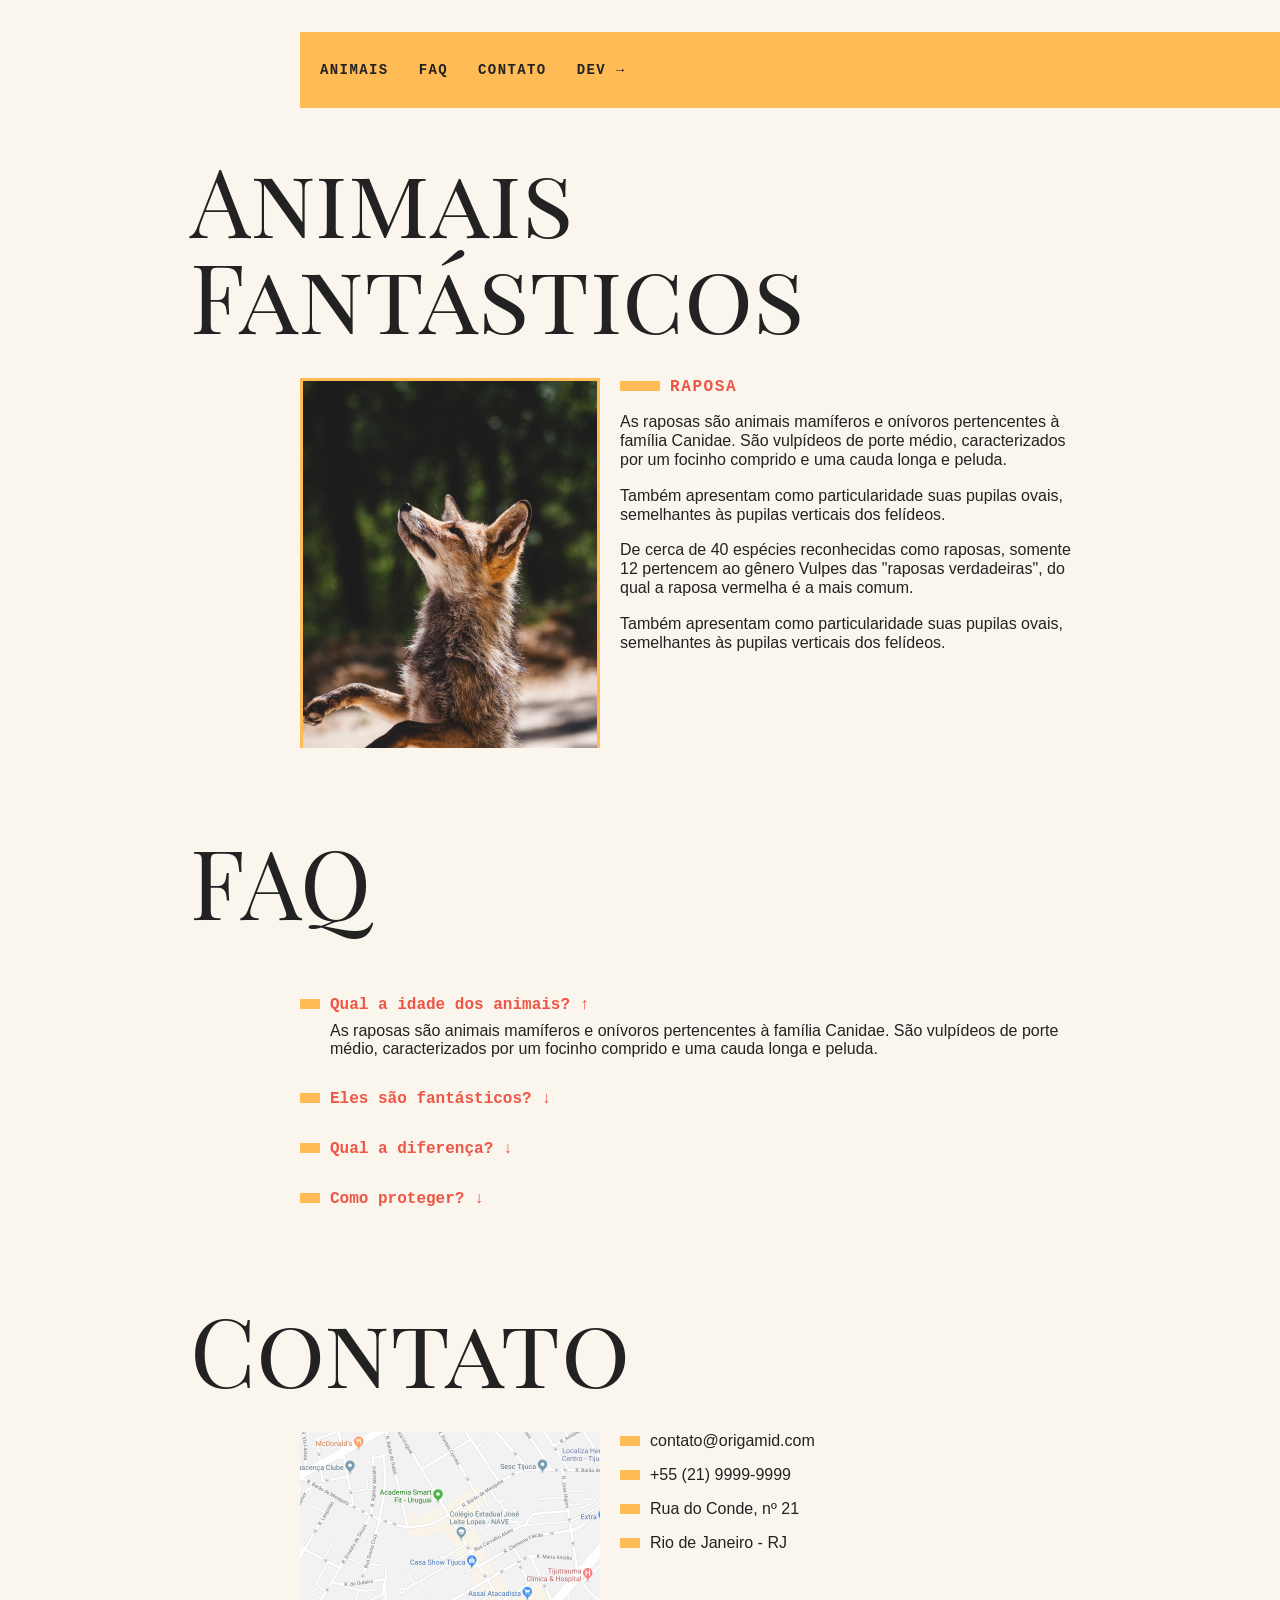
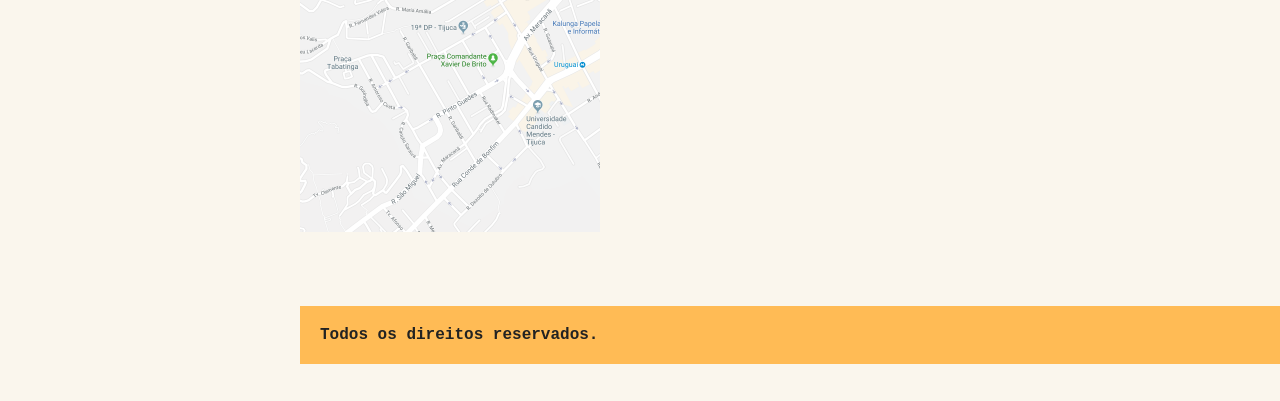
<file: accordion-list copy/index.html>
<!DOCTYPE html>
<html>
<head>
  <meta charset="utf-8" />
  <meta http-equiv="X-UA-Compatible" content="IE=edge">
  <title>Animais Fantásticos</title>
  <meta name="viewport" content="width=device-width, initial-scale=1">
  <link href="https://fonts.googleapis.com/css?family=Playfair+Display+SC" rel="stylesheet">
  <link rel="stylesheet" type="text/css" href="css/style.css" />
</head>
<body>
  <nav class="menu">
    <ul>
      <li><a href="#animais">Animais</a></li>
      <li><a href="#faq">Faq</a></li>
      <li><a href="#contato">Contato</a></li>
      <li><a href="https://www.origamid.com/">Dev →</a></li>
    </ul>
  </nav>
  <section class="grid-section animais" id="animais">
    <h1 class="titulo">Animais Fantásticos</h1>
    <ul class="animais-lista js-tabmenu">
      <li>
        <img src="img/imagem1.jpg">
      </li>
      <li>
        <img src="img/imagem2.jpg">
      </li>
      <li>
        <img src="img/imagem3.jpg">
      </li>
      <li>
        <img src="img/imagem4.jpg">
      </li>
      <li>
        <img src="img/imagem5.jpg">
      </li>
      <li>
        <img src="img/imagem6.jpg">
      </li>
    </ul>
    <div class="animais-descricao js-tabcontent">
      <section>
        <h2>Raposa</h2>
        <p>As raposas são animais mamíferos e onívoros pertencentes à família Canidae. São vulpídeos de porte médio, caracterizados
          por um focinho comprido e uma cauda longa e peluda.</p>
        <p>Também apresentam como particularidade suas pupilas ovais, semelhantes às pupilas verticais dos felídeos.</p>
        <p>De cerca de 40 espécies reconhecidas como raposas, somente 12 pertencem ao gênero Vulpes das "raposas verdadeiras", do
          qual a raposa vermelha é a mais comum.</p>
        <p>Também apresentam como particularidade suas pupilas ovais, semelhantes às pupilas verticais dos felídeos.</p>
      </section>
      
      <section>
        <h2>Esquilo</h2>
        <p>As raposas são animais mamíferos e onívoros pertencentes à família Canidae. São vulpídeos de porte médio, caracterizados
          por um focinho comprido e uma cauda longa e peluda.</p>
        <p>Também apresentam como particularidade suas pupilas ovais, semelhantes às pupilas verticais dos felídeos.</p>
        <p>De cerca de 40 espécies reconhecidas como raposas, somente 12 pertencem ao gênero Vulpes das "raposas verdadeiras", do
          qual a raposa vermelha é a mais comum.</p>
        <p>Também apresentam como particularidade suas pupilas ovais, semelhantes às pupilas verticais dos felídeos.</p>
      </section>
      <section>
        <h2>Urso</h2>
        <p>As raposas são animais mamíferos e onívoros pertencentes à família Canidae. São vulpídeos de porte médio, caracterizados
          por um focinho comprido e uma cauda longa e peluda.</p>
        <p>Também apresentam como particularidade suas pupilas ovais, semelhantes às pupilas verticais dos felídeos.</p>
        <p>De cerca de 40 espécies reconhecidas como raposas, somente 12 pertencem ao gênero Vulpes das "raposas verdadeiras", do
          qual a raposa vermelha é a mais comum.</p>
        <p>Também apresentam como particularidade suas pupilas ovais, semelhantes às pupilas verticais dos felídeos.</p>
      </section>
      <section>
        <h2>Lobo</h2>
        <p>As raposas são animais mamíferos e onívoros pertencentes à família Canidae. São vulpídeos de porte médio, caracterizados
          por um focinho comprido e uma cauda longa e peluda.</p>
        <p>Também apresentam como particularidade suas pupilas ovais, semelhantes às pupilas verticais dos felídeos.</p>
        <p>De cerca de 40 espécies reconhecidas como raposas, somente 12 pertencem ao gênero Vulpes das "raposas verdadeiras", do
          qual a raposa vermelha é a mais comum.</p>
        <p>Também apresentam como particularidade suas pupilas ovais, semelhantes às pupilas verticais dos felídeos.</p>
      </section>
      <section>
        <h2>Macaco</h2>
        <p>As raposas são animais mamíferos e onívoros pertencentes à família Canidae. São vulpídeos de porte médio, caracterizados
          por um focinho comprido e uma cauda longa e peluda.</p>
        <p>Também apresentam como particularidade suas pupilas ovais, semelhantes às pupilas verticais dos felídeos.</p>
        <p>De cerca de 40 espécies reconhecidas como raposas, somente 12 pertencem ao gênero Vulpes das "raposas verdadeiras", do
          qual a raposa vermelha é a mais comum.</p>
        <p>Também apresentam como particularidade suas pupilas ovais, semelhantes às pupilas verticais dos felídeos.</p>
      </section>
      <section>
        <h2>Leão</h2>
        <p>As raposas são animais mamíferos e onívoros pertencentes à família Canidae. São vulpídeos de porte médio, caracterizados
          por um focinho comprido e uma cauda longa e peluda.</p>
        <p>Também apresentam como particularidade suas pupilas ovais, semelhantes às pupilas verticais dos felídeos.</p>
        <p>De cerca de 40 espécies reconhecidas como raposas, somente 12 pertencem ao gênero Vulpes das "raposas verdadeiras", do
          qual a raposa vermelha é a mais comum.</p>
        <p>Também apresentam como particularidade suas pupilas ovais, semelhantes às pupilas verticais dos felídeos.</p>
      </section>
    </div>
  </section>

  <section class="grid-section faq" id="faq">
    <h1 class="titulo">FAQ</h1>
    <dl class="faq-lista js-faqmenu">
      <dt>Qual a idade dos animais?</dt>
      <dd>As raposas são animais mamíferos e onívoros pertencentes à família Canidae. São vulpídeos de porte médio, caracterizados por um focinho comprido e uma cauda longa e peluda.</dd>
      <dt>Eles são fantásticos?</dt>
      <dd>Também apresentam como particularidade suas pupilas ovais, semelhantes às pupilas verticais dos felídeos.</dd>
      <dt>Qual a diferença?</dt>
      <dd>As raposas são animais mamíferos e onívoros pertencentes à família Canidae. São vulpídeos de porte médio, caracterizados por um focinho comprido e uma cauda longa e peluda.</dd>
      <dt>Como proteger?</dt>
      <dd>Também apresentam como particularidade suas pupilas ovais, semelhantes às pupilas verticais dos felídeos.</dd>
    </dl>
  </section>

  <section class="grid-section contato" id="contato">
    <h1 class="titulo">Contato</h1>
    <div class="mapa">
      <img src="img/mapa.png">
    </div>
    <ul class="dados">
      <li>contato@origamid.com</li>
      <li>+55 (21) 9999-9999</li>
      <li>Rua do Conde, nº 21</li>
      <li>Rio de Janeiro - RJ</li>
    </ul>
  </section>

  <footer class="copy">
    <p>Todos os direitos reservados.</p>
  </footer>

  <script src="script.js"></script>  
</body>
</html>
</file>
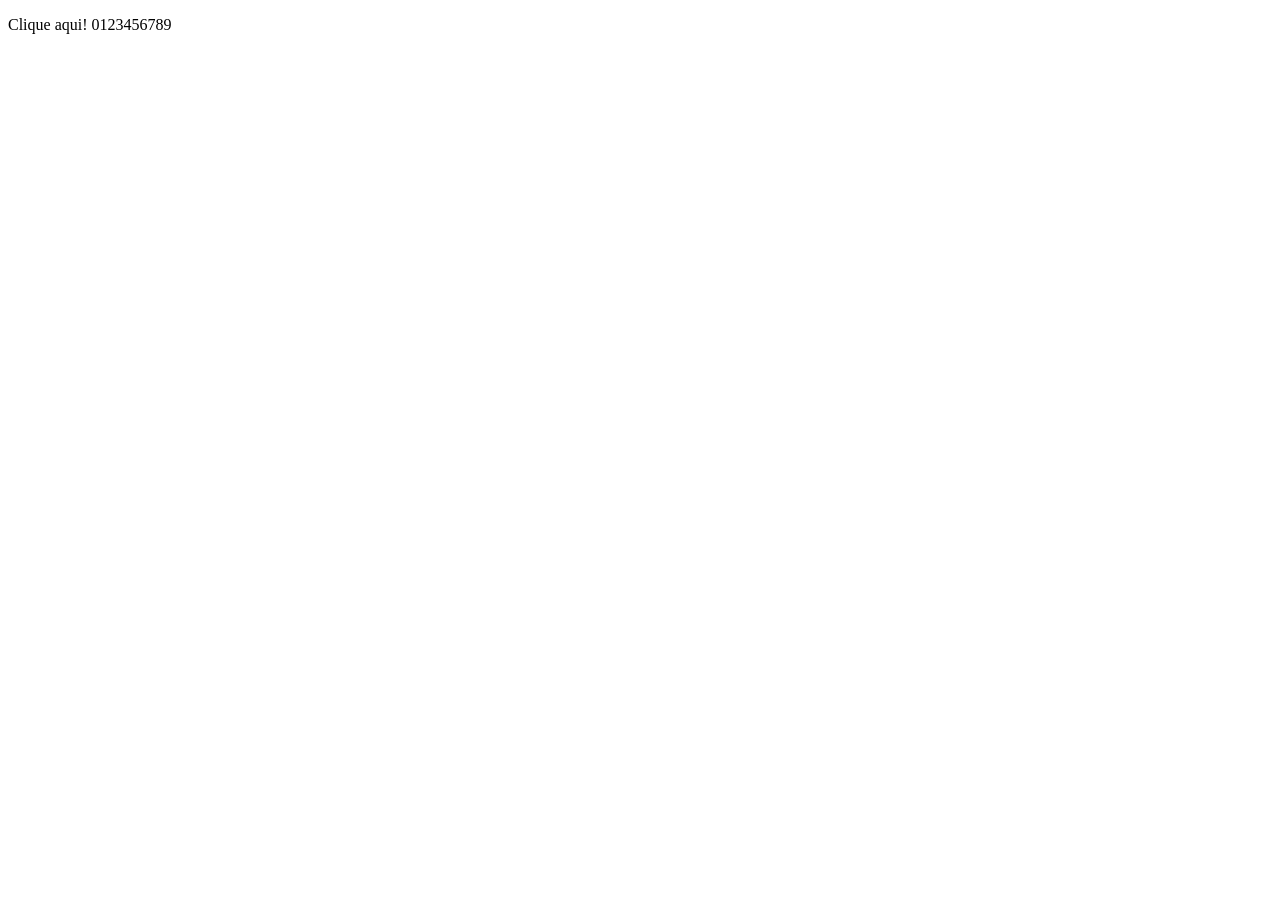
<file: arrays-e-loops/index.html>
<!DOCTYPE html>
<html lang="en">
<head>
    <meta charset="UTF-8">
    <meta name="viewport" content="width=device-width, initial-scale=1.0">
    <title>Arrays</title>
</head>
<body>
    <p class="btn">
        Clique aqui!
    </p>
    <script src="./script.js"></script>
</body>
</html>
</file>
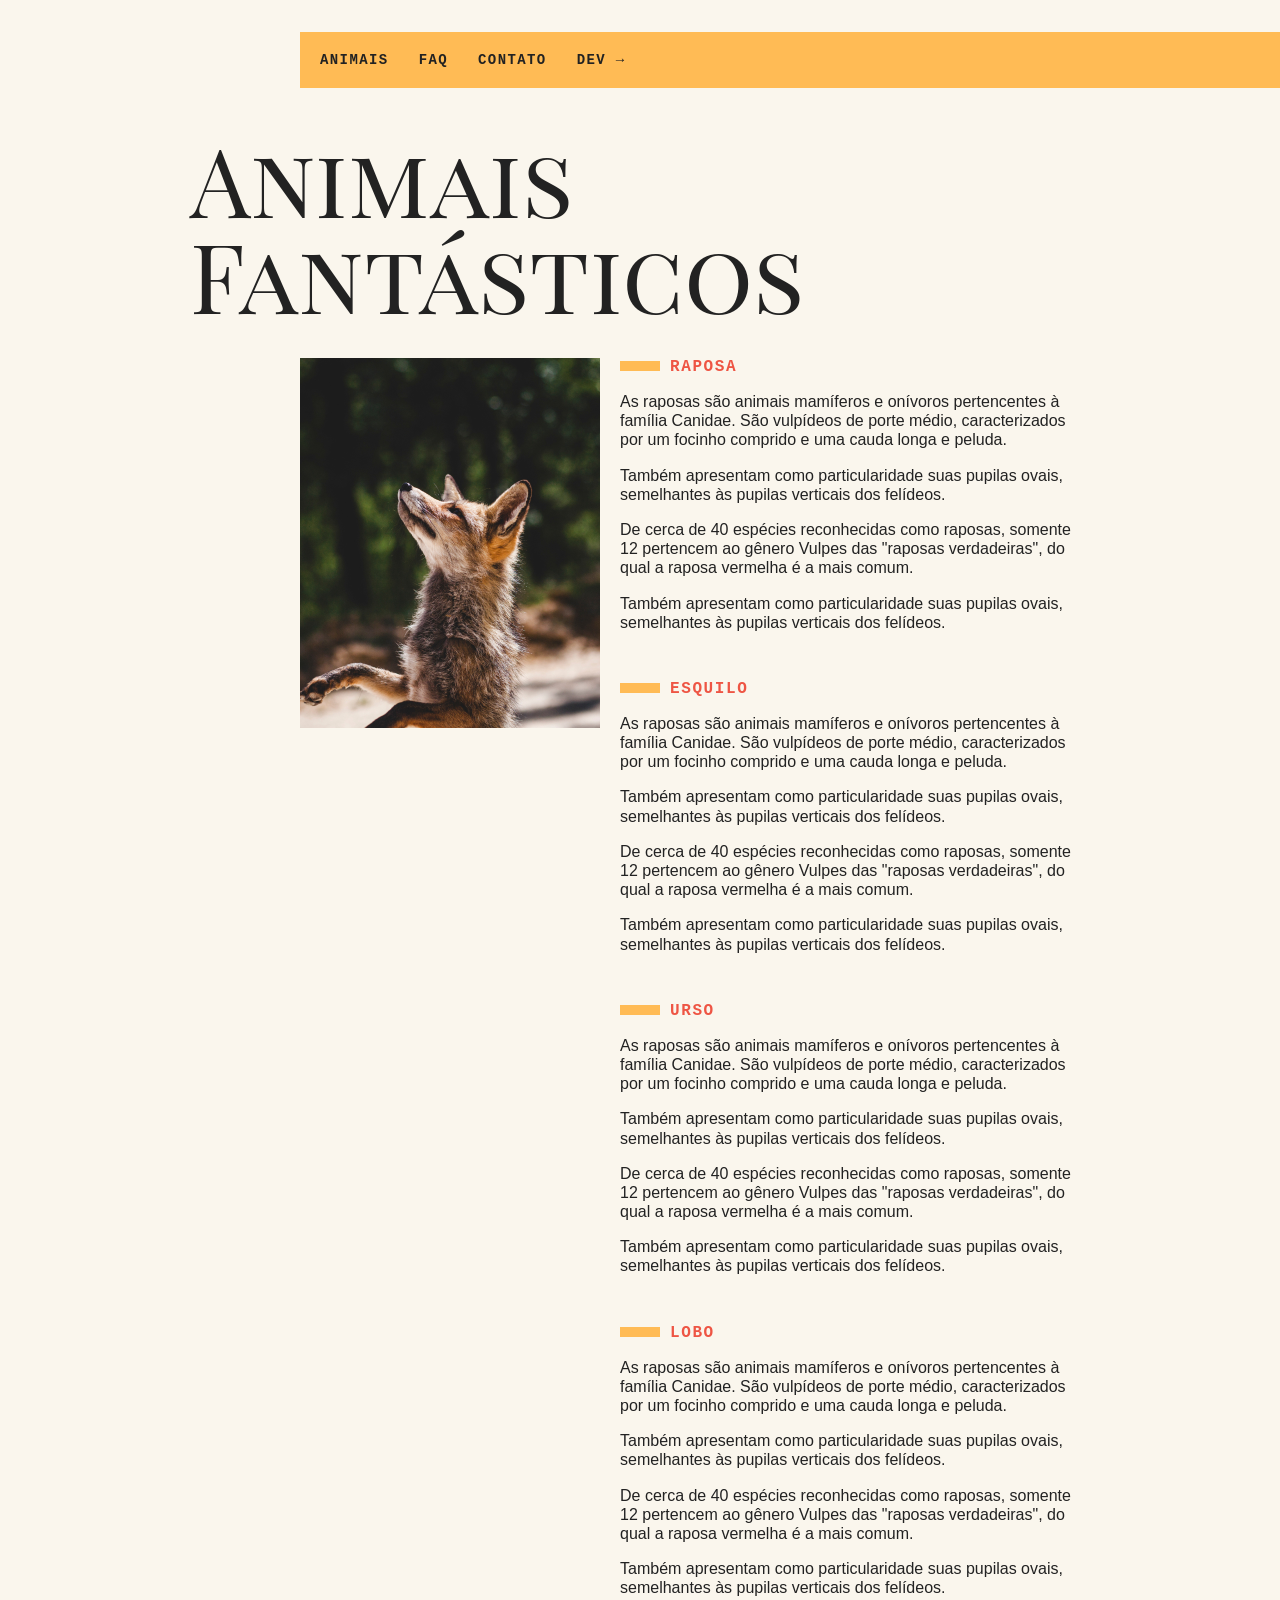
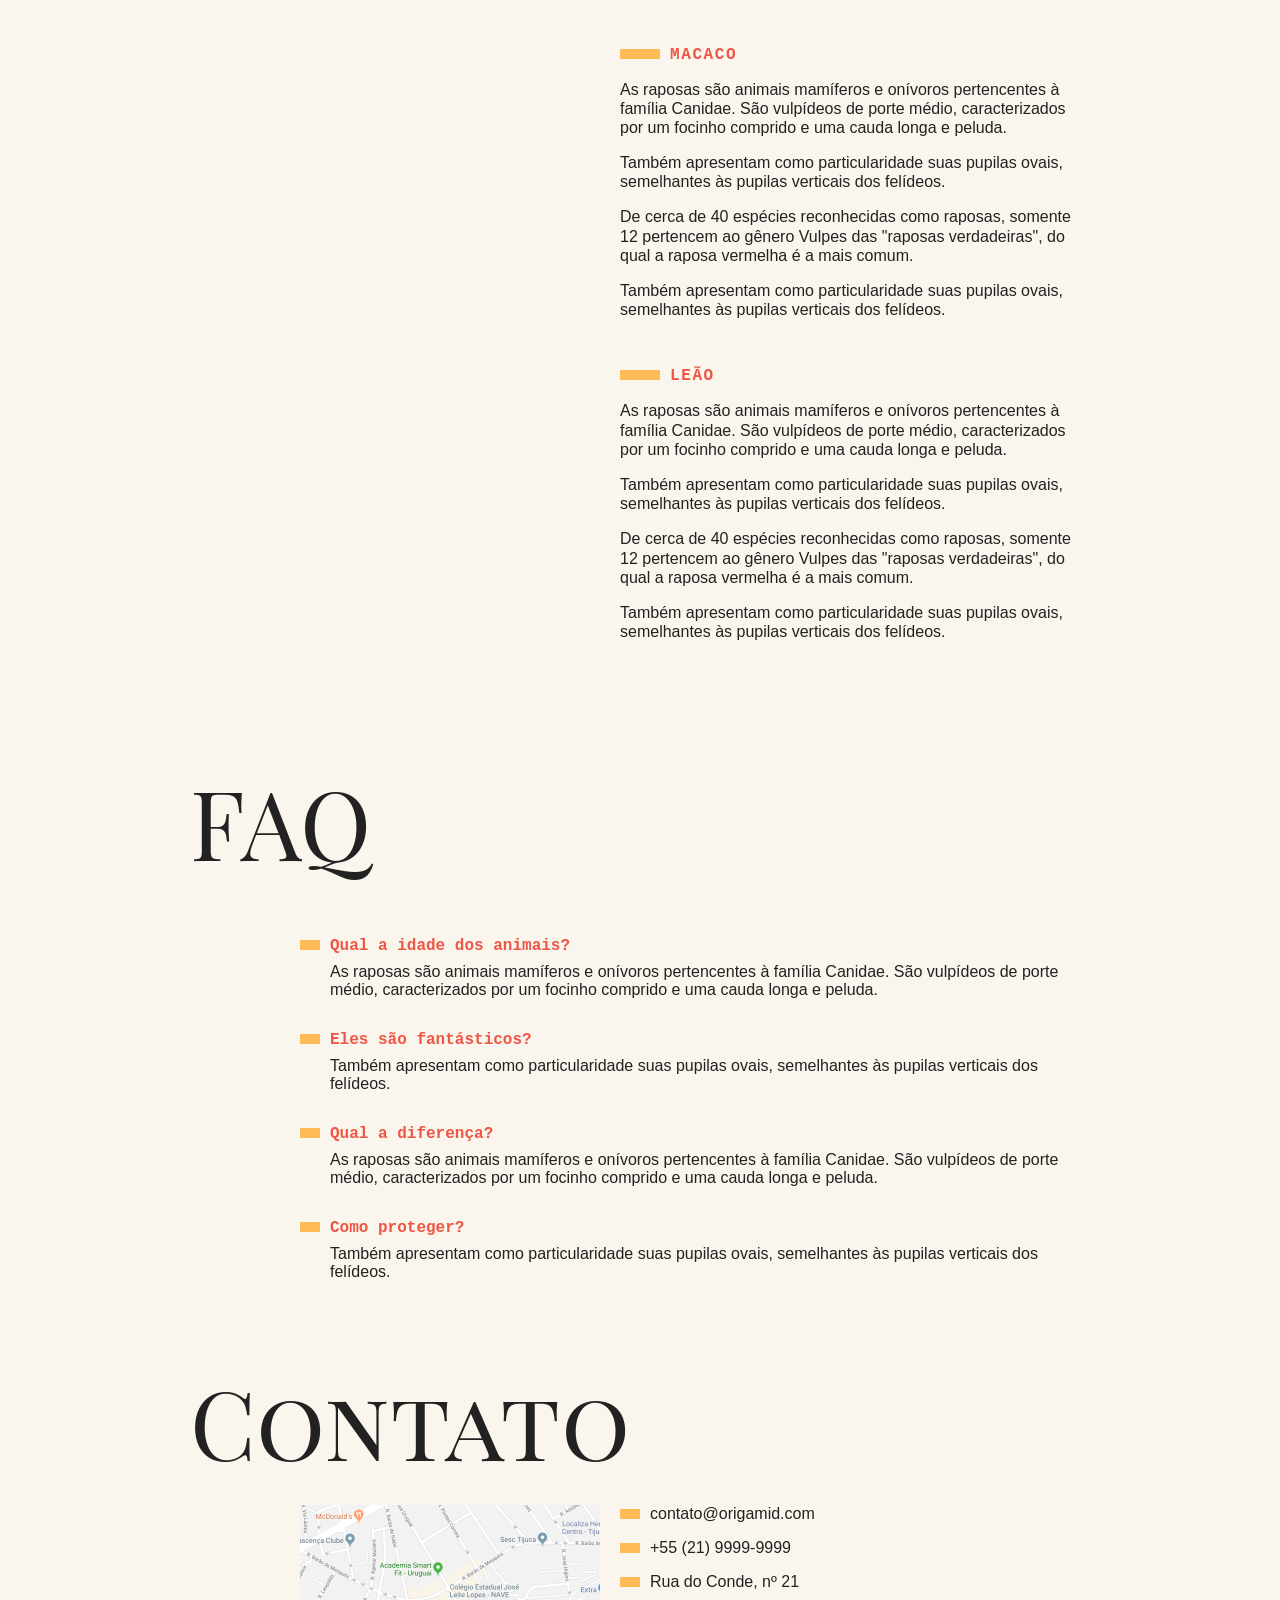
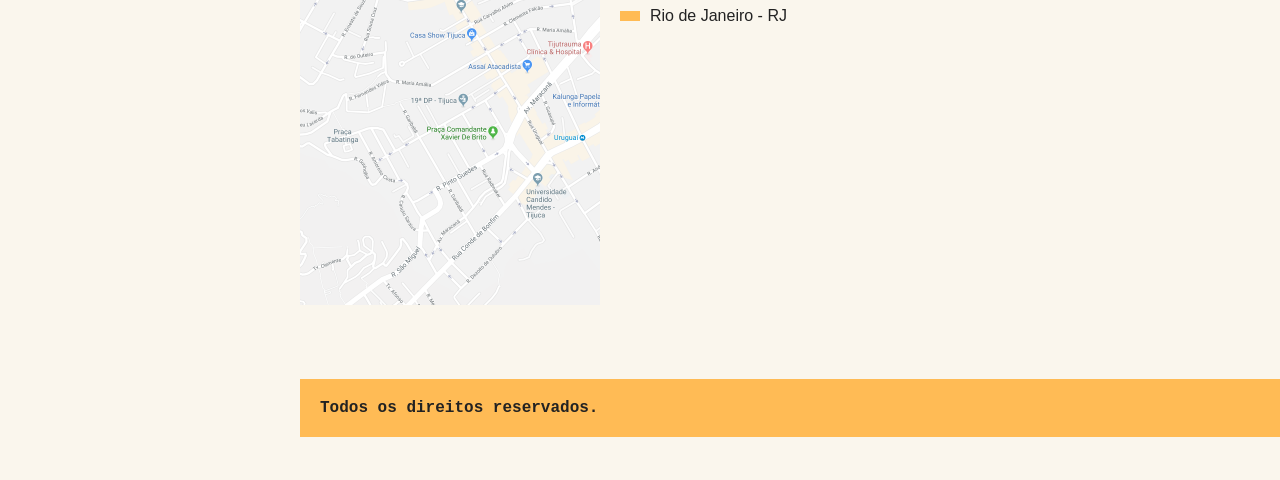
<file: classes-atributos/index.html>
<!DOCTYPE html>
<html>
<head>
  <meta charset="utf-8" />
  <meta http-equiv="X-UA-Compatible" content="IE=edge">
  <title>Animais Fantásticos</title>
  <meta name="viewport" content="width=device-width, initial-scale=1">
  <link href="https://fonts.googleapis.com/css?family=Playfair+Display+SC" rel="stylesheet">
  <link rel="stylesheet" type="text/css" href="css/style.css" />
</head>
<body>
  <nav class="menu">
    <ul>
      <li><a href="#animais">Animais</a></li>
      <li><a href="#faq">Faq</a></li>
      <li><a href="#contato">Contato</a></li>
      <li><a href="https://www.origamid.com/">Dev →</a></li>
    </ul>
  </nav>
  <section class="grid-section animais" id="animais">
    <h1 class="titulo">Animais Fantásticos</h1>
    <ul class="animais-lista">
      <li>
        <img src="img/imagem1.jpg">
      </li>
      <li>
        <img src="img/imagem2.jpg">
      </li>
      <li>
        <img src="img/imagem3.jpg">
      </li>
      <li>
        <img src="img/imagem4.jpg">
      </li>
      <li>
        <img src="img/imagem5.jpg">
      </li>
      <li>
        <img src="img/imagem6.jpg">
      </li>
    </ul>
    <div class="animais-descricao">
      <section>
        <h2>Raposa</h2>
        <p>As raposas são animais mamíferos e onívoros pertencentes à família Canidae. São vulpídeos de porte médio, caracterizados
          por um focinho comprido e uma cauda longa e peluda.</p>
        <p>Também apresentam como particularidade suas pupilas ovais, semelhantes às pupilas verticais dos felídeos.</p>
        <p>De cerca de 40 espécies reconhecidas como raposas, somente 12 pertencem ao gênero Vulpes das "raposas verdadeiras", do
          qual a raposa vermelha é a mais comum.</p>
        <p>Também apresentam como particularidade suas pupilas ovais, semelhantes às pupilas verticais dos felídeos.</p>
      </section>
      
      <section>
        <h2>Esquilo</h2>
        <p>As raposas são animais mamíferos e onívoros pertencentes à família Canidae. São vulpídeos de porte médio, caracterizados
          por um focinho comprido e uma cauda longa e peluda.</p>
        <p>Também apresentam como particularidade suas pupilas ovais, semelhantes às pupilas verticais dos felídeos.</p>
        <p>De cerca de 40 espécies reconhecidas como raposas, somente 12 pertencem ao gênero Vulpes das "raposas verdadeiras", do
          qual a raposa vermelha é a mais comum.</p>
        <p>Também apresentam como particularidade suas pupilas ovais, semelhantes às pupilas verticais dos felídeos.</p>
      </section>
      <section>
        <h2>Urso</h2>
        <p>As raposas são animais mamíferos e onívoros pertencentes à família Canidae. São vulpídeos de porte médio, caracterizados
          por um focinho comprido e uma cauda longa e peluda.</p>
        <p>Também apresentam como particularidade suas pupilas ovais, semelhantes às pupilas verticais dos felídeos.</p>
        <p>De cerca de 40 espécies reconhecidas como raposas, somente 12 pertencem ao gênero Vulpes das "raposas verdadeiras", do
          qual a raposa vermelha é a mais comum.</p>
        <p>Também apresentam como particularidade suas pupilas ovais, semelhantes às pupilas verticais dos felídeos.</p>
      </section>
      <section>
        <h2>Lobo</h2>
        <p>As raposas são animais mamíferos e onívoros pertencentes à família Canidae. São vulpídeos de porte médio, caracterizados
          por um focinho comprido e uma cauda longa e peluda.</p>
        <p>Também apresentam como particularidade suas pupilas ovais, semelhantes às pupilas verticais dos felídeos.</p>
        <p>De cerca de 40 espécies reconhecidas como raposas, somente 12 pertencem ao gênero Vulpes das "raposas verdadeiras", do
          qual a raposa vermelha é a mais comum.</p>
        <p>Também apresentam como particularidade suas pupilas ovais, semelhantes às pupilas verticais dos felídeos.</p>
      </section>
      <section>
        <h2>Macaco</h2>
        <p>As raposas são animais mamíferos e onívoros pertencentes à família Canidae. São vulpídeos de porte médio, caracterizados
          por um focinho comprido e uma cauda longa e peluda.</p>
        <p>Também apresentam como particularidade suas pupilas ovais, semelhantes às pupilas verticais dos felídeos.</p>
        <p>De cerca de 40 espécies reconhecidas como raposas, somente 12 pertencem ao gênero Vulpes das "raposas verdadeiras", do
          qual a raposa vermelha é a mais comum.</p>
        <p>Também apresentam como particularidade suas pupilas ovais, semelhantes às pupilas verticais dos felídeos.</p>
      </section>
      <section>
        <h2>Leão</h2>
        <p>As raposas são animais mamíferos e onívoros pertencentes à família Canidae. São vulpídeos de porte médio, caracterizados
          por um focinho comprido e uma cauda longa e peluda.</p>
        <p>Também apresentam como particularidade suas pupilas ovais, semelhantes às pupilas verticais dos felídeos.</p>
        <p>De cerca de 40 espécies reconhecidas como raposas, somente 12 pertencem ao gênero Vulpes das "raposas verdadeiras", do
          qual a raposa vermelha é a mais comum.</p>
        <p>Também apresentam como particularidade suas pupilas ovais, semelhantes às pupilas verticais dos felídeos.</p>
      </section>
    </div>
  </section>

  <section class="grid-section faq" id="faq">
    <h1 class="titulo">FAQ</h1>
    <dl class="faq-lista">
      <dt>Qual a idade dos animais?</dt>
      <dd>As raposas são animais mamíferos e onívoros pertencentes à família Canidae. São vulpídeos de porte médio, caracterizados por um focinho comprido e uma cauda longa e peluda.</dd>
      <dt>Eles são fantásticos?</dt>
      <dd>Também apresentam como particularidade suas pupilas ovais, semelhantes às pupilas verticais dos felídeos.</dd>
      <dt>Qual a diferença?</dt>
      <dd>As raposas são animais mamíferos e onívoros pertencentes à família Canidae. São vulpídeos de porte médio, caracterizados por um focinho comprido e uma cauda longa e peluda.</dd>
      <dt>Como proteger?</dt>
      <dd>Também apresentam como particularidade suas pupilas ovais, semelhantes às pupilas verticais dos felídeos.</dd>
    </dl>
  </section>

  <section class="grid-section contato" id="contato">
    <h1 class="titulo">Contato</h1>
    <div class="mapa">
      <img src="img/mapa.png">
    </div>
    <ul class="dados">
      <li>contato@origamid.com</li>
      <li>+55 (21) 9999-9999</li>
      <li>Rua do Conde, nº 21</li>
      <li>Rio de Janeiro - RJ</li>
    </ul>
  </section>

  <footer class="copy">
    <p>Todos os direitos reservados.</p>
  </footer>

  <script src="script.js"></script>  
</body>
</html>
</file>
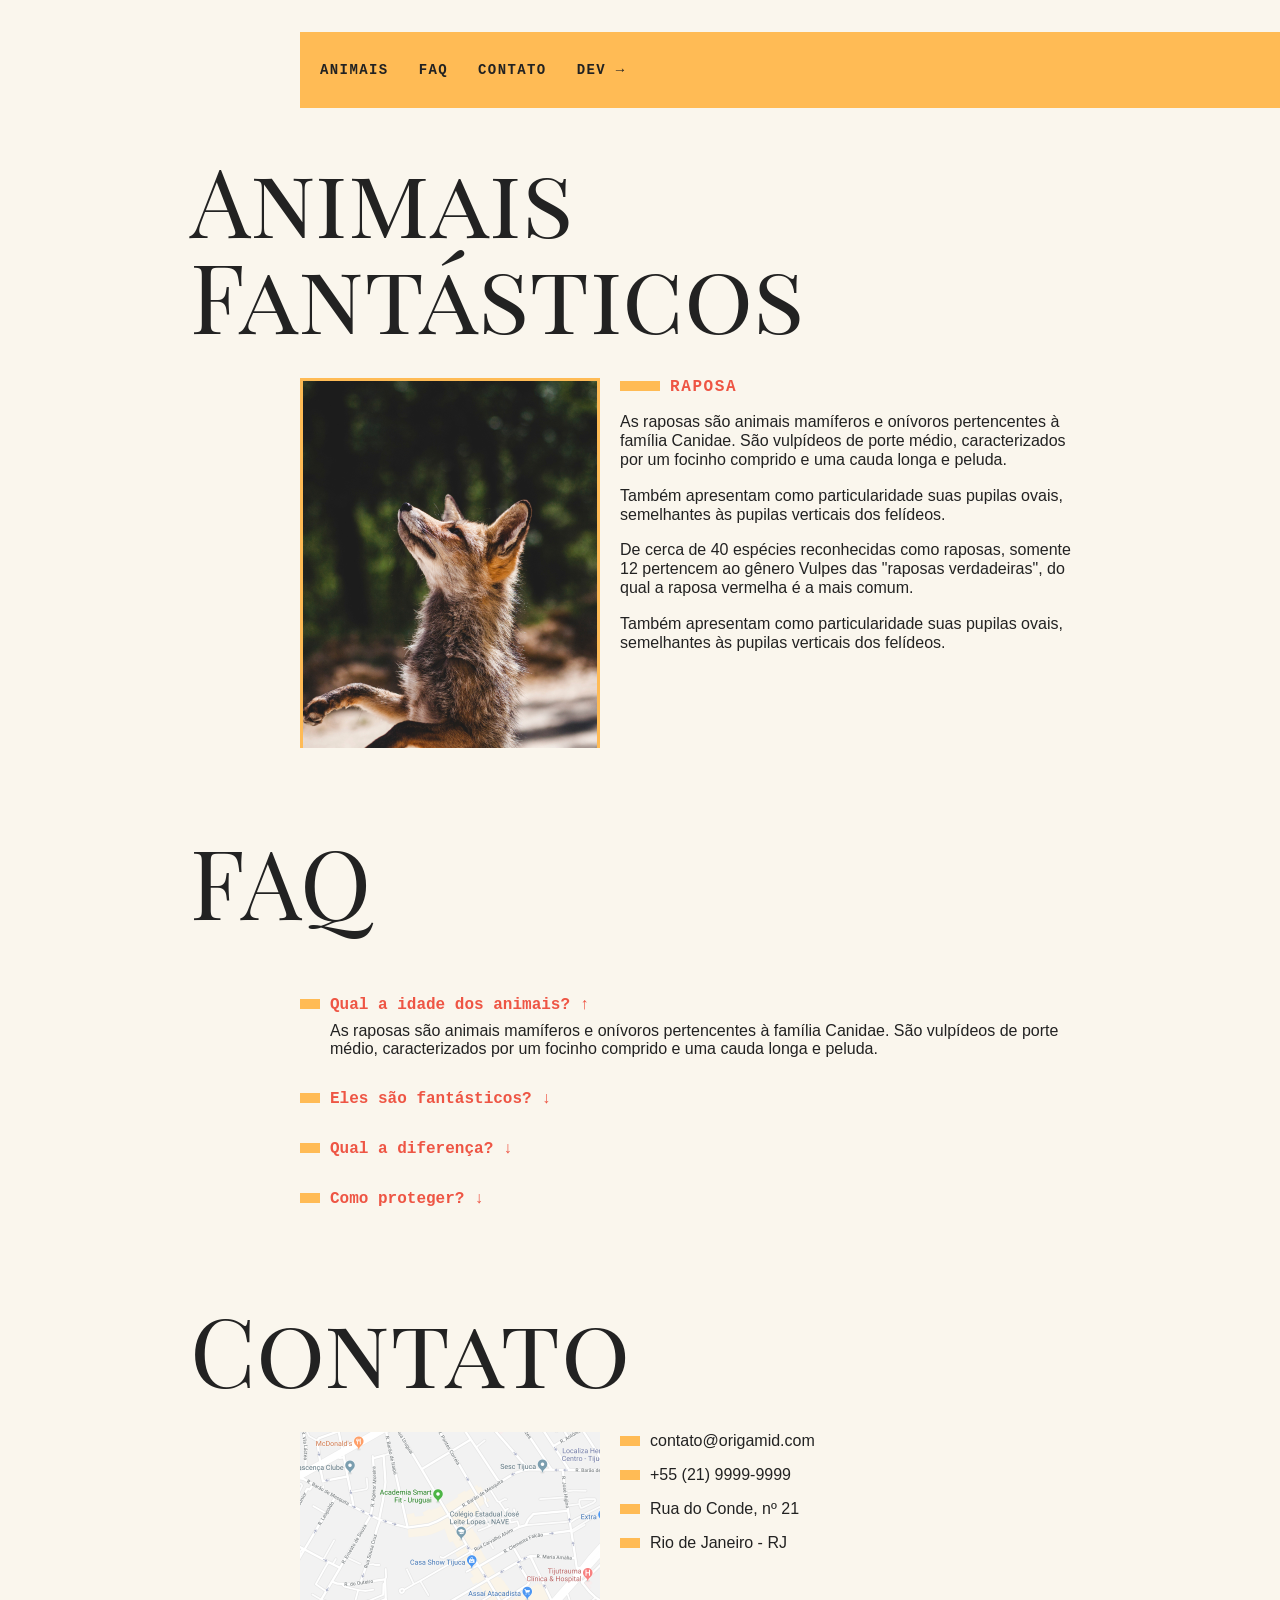
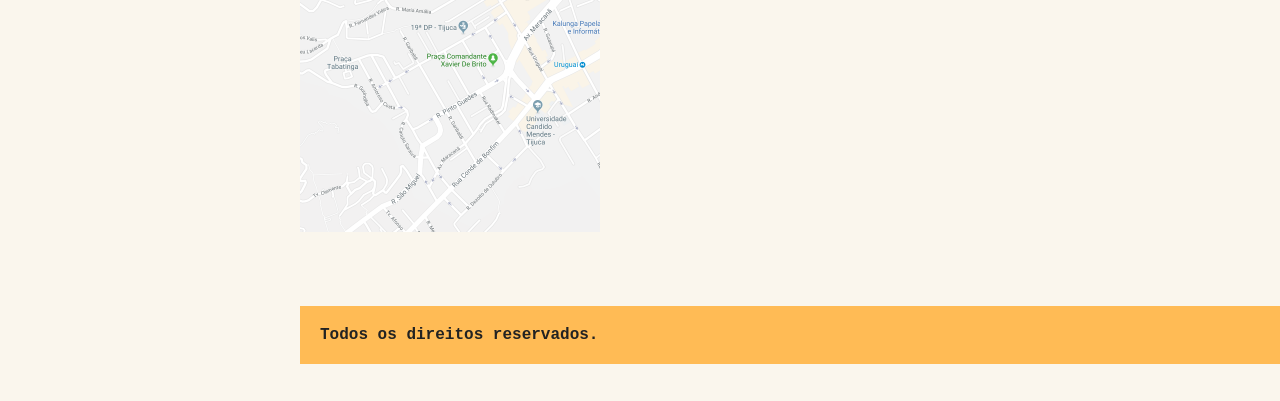
<file: slowly-animation-scroll/index.html>
<!DOCTYPE html>
<html>
<head>
  <meta charset="utf-8" />
  <meta http-equiv="X-UA-Compatible" content="IE=edge">
  <title>Animais Fantásticos</title>
  <meta name="viewport" content="width=device-width, initial-scale=1">
  <link href="https://fonts.googleapis.com/css?family=Playfair+Display+SC" rel="stylesheet">
  <link rel="stylesheet" type="text/css" href="css/style.css" />
</head>
<body>
  <nav class="menu js-menu">
    <ul>
      <li><a href="#animais">Animais</a></li>
      <li><a href="#faq">Faq</a></li>
      <li><a href="#contato">Contato</a></li>
      <li><a href="https://www.origamid.com/">Dev →</a></li>
    </ul>
  </nav>
  <section class="grid-section animais js-scroll" id="animais">
    <h1 class="titulo">Animais Fantásticos</h1>
    <ul class="animais-lista js-tabmenu">
      <li>
        <img src="img/imagem1.jpg">
      </li>
      <li>
        <img src="img/imagem2.jpg">
      </li>
      <li>
        <img src="img/imagem3.jpg">
      </li>
      <li>
        <img src="img/imagem4.jpg">
      </li>
      <li>
        <img src="img/imagem5.jpg">
      </li>
      <li>
        <img src="img/imagem6.jpg">
      </li>
    </ul>
    <div class="animais-descricao js-tabcontent">
      <section>
        <h2>Raposa</h2>
        <p>As raposas são animais mamíferos e onívoros pertencentes à família Canidae. São vulpídeos de porte médio, caracterizados
          por um focinho comprido e uma cauda longa e peluda.</p>
        <p>Também apresentam como particularidade suas pupilas ovais, semelhantes às pupilas verticais dos felídeos.</p>
        <p>De cerca de 40 espécies reconhecidas como raposas, somente 12 pertencem ao gênero Vulpes das "raposas verdadeiras", do
          qual a raposa vermelha é a mais comum.</p>
        <p>Também apresentam como particularidade suas pupilas ovais, semelhantes às pupilas verticais dos felídeos.</p>
      </section>
      
      <section>
        <h2>Esquilo</h2>
        <p>As raposas são animais mamíferos e onívoros pertencentes à família Canidae. São vulpídeos de porte médio, caracterizados
          por um focinho comprido e uma cauda longa e peluda.</p>
        <p>Também apresentam como particularidade suas pupilas ovais, semelhantes às pupilas verticais dos felídeos.</p>
        <p>De cerca de 40 espécies reconhecidas como raposas, somente 12 pertencem ao gênero Vulpes das "raposas verdadeiras", do
          qual a raposa vermelha é a mais comum.</p>
        <p>Também apresentam como particularidade suas pupilas ovais, semelhantes às pupilas verticais dos felídeos.</p>
      </section>
      <section>
        <h2>Urso</h2>
        <p>As raposas são animais mamíferos e onívoros pertencentes à família Canidae. São vulpídeos de porte médio, caracterizados
          por um focinho comprido e uma cauda longa e peluda.</p>
        <p>Também apresentam como particularidade suas pupilas ovais, semelhantes às pupilas verticais dos felídeos.</p>
        <p>De cerca de 40 espécies reconhecidas como raposas, somente 12 pertencem ao gênero Vulpes das "raposas verdadeiras", do
          qual a raposa vermelha é a mais comum.</p>
        <p>Também apresentam como particularidade suas pupilas ovais, semelhantes às pupilas verticais dos felídeos.</p>
      </section>
      <section>
        <h2>Lobo</h2>
        <p>As raposas são animais mamíferos e onívoros pertencentes à família Canidae. São vulpídeos de porte médio, caracterizados
          por um focinho comprido e uma cauda longa e peluda.</p>
        <p>Também apresentam como particularidade suas pupilas ovais, semelhantes às pupilas verticais dos felídeos.</p>
        <p>De cerca de 40 espécies reconhecidas como raposas, somente 12 pertencem ao gênero Vulpes das "raposas verdadeiras", do
          qual a raposa vermelha é a mais comum.</p>
        <p>Também apresentam como particularidade suas pupilas ovais, semelhantes às pupilas verticais dos felídeos.</p>
      </section>
      <section>
        <h2>Macaco</h2>
        <p>As raposas são animais mamíferos e onívoros pertencentes à família Canidae. São vulpídeos de porte médio, caracterizados
          por um focinho comprido e uma cauda longa e peluda.</p>
        <p>Também apresentam como particularidade suas pupilas ovais, semelhantes às pupilas verticais dos felídeos.</p>
        <p>De cerca de 40 espécies reconhecidas como raposas, somente 12 pertencem ao gênero Vulpes das "raposas verdadeiras", do
          qual a raposa vermelha é a mais comum.</p>
        <p>Também apresentam como particularidade suas pupilas ovais, semelhantes às pupilas verticais dos felídeos.</p>
      </section>
      <section>
        <h2>Leão</h2>
        <p>As raposas são animais mamíferos e onívoros pertencentes à família Canidae. São vulpídeos de porte médio, caracterizados
          por um focinho comprido e uma cauda longa e peluda.</p>
        <p>Também apresentam como particularidade suas pupilas ovais, semelhantes às pupilas verticais dos felídeos.</p>
        <p>De cerca de 40 espécies reconhecidas como raposas, somente 12 pertencem ao gênero Vulpes das "raposas verdadeiras", do
          qual a raposa vermelha é a mais comum.</p>
        <p>Também apresentam como particularidade suas pupilas ovais, semelhantes às pupilas verticais dos felídeos.</p>
      </section>
    </div>
  </section>

  <section class="grid-section faq js-scroll" id="faq">
    <h1 class="titulo">FAQ</h1>
    <dl class="faq-lista js-faqmenu">
      <dt>Qual a idade dos animais?</dt>
      <dd>As raposas são animais mamíferos e onívoros pertencentes à família Canidae. São vulpídeos de porte médio, caracterizados por um focinho comprido e uma cauda longa e peluda.</dd>
      <dt>Eles são fantásticos?</dt>
      <dd>Também apresentam como particularidade suas pupilas ovais, semelhantes às pupilas verticais dos felídeos.</dd>
      <dt>Qual a diferença?</dt>
      <dd>As raposas são animais mamíferos e onívoros pertencentes à família Canidae. São vulpídeos de porte médio, caracterizados por um focinho comprido e uma cauda longa e peluda.</dd>
      <dt>Como proteger?</dt>
      <dd>Também apresentam como particularidade suas pupilas ovais, semelhantes às pupilas verticais dos felídeos.</dd>
    </dl>
  </section>

  <section class="grid-section contato js-scroll" id="contato">
    <h1 class="titulo">Contato</h1>
    <div class="mapa">
      <img src="img/mapa.png">
    </div>
    <ul class="dados">
      <li>contato@origamid.com</li>
      <li>+55 (21) 9999-9999</li>
      <li>Rua do Conde, nº 21</li>
      <li>Rio de Janeiro - RJ</li>
    </ul>
  </section>

  <footer class="copy">
    <p>Todos os direitos reservados.</p>
  </footer>

  <script src="script.js"></script>  
</body>
</html>
</file>
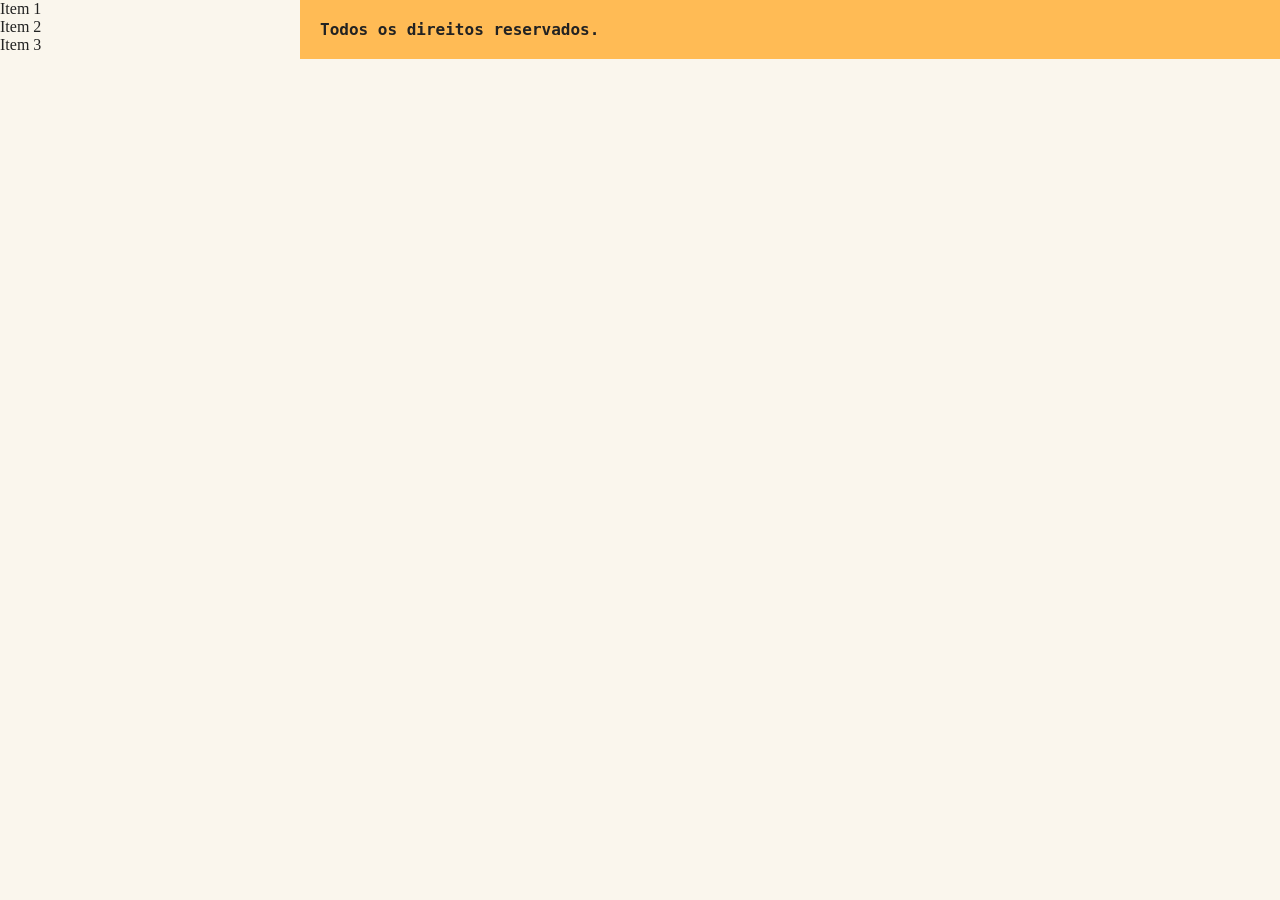
<file: Objects/constructor-func/index.html>
<!DOCTYPE html>
<html>
<head>
  <meta charset="utf-8" />
  <meta http-equiv="X-UA-Compatible" content="IE=edge">
  <title>CONSTRUCTOR FUNCTION</title>
  <meta name="viewport" content="width=device-width, initial-scale=1">
  <link href="https://fonts.googleapis.com/css?family=Playfair+Display+SC" rel="stylesheet">
  <link rel="stylesheet" type="text/css" href="css/style.css" />
</head>
<body>
  
  
  <section>
    <ul>
      <li>Item 1</li>
      <li>Item 2</li>
      <li>Item 3</li>
    </ul>
  </section>

  <footer class="copy">
    <p>Todos os direitos reservados.</p>
  </footer>

  <script src="script.js"></script>  
</body>
</html>
</file>
<file: accordion-list copy/css/style.css>
body, h1, h2, ul, li, p, dd, dt, dl {
  margin: 0px;
  padding: 0px;
}

.azul{
  background-color: teal;
}

.big-text{
  font-size: 150%;
}
.vermelho{
  background-color: #E54;
}

img {
  display: block;
  max-width: 100%;
}

ul {
  list-style: none;
}

body {
  background: #faf6ed;
  color: #222;
  -webkit-font-smoothing: antialiased;
  display: grid;
  grid-template-columns: 1fr 120px minmax(300px, 800px) 1fr;
}

.menu {
  grid-column: 3 / 5;
  margin-top: 2rem;
  margin-bottom: 2rem;
  background: #FB5;
}

.menu ul {
  display: flex;
  flex-wrap: wrap;
  padding: 10px;
}

.menu li a {
  display: block;
  padding: 20px 10px;
  margin-right: 10px;
  color: #222;
  text-decoration: none;
  font-family: 'IBM Plex Mono', monospace;
  font-weight: bold;
  text-transform: uppercase;
  font-size: 0.875rem;
  letter-spacing: .1em;
}

.grid-section {
  grid-column: 2 / 4;
  width: 100%;
  box-sizing: border-box;
  padding: 10px;
  display: grid;
  grid-template-columns: 90px 300px 1fr;
  grid-gap: 20px;
  margin-bottom: 4rem;
}

.titulo {
  font-family: 'Playfair Display SC', georgia;
  font-size: 6rem;
  line-height: 1;
  font-weight: 400;
  margin-bottom: 1rem;
  grid-column: 1 / 4;
}

.animais h2 {
  font-family: 'IBM Plex Mono', monospace;
  font-size: 1rem;
  text-transform: uppercase;
  letter-spacing: .1em;
  margin-bottom: 1rem;
  color: #E54;
}

.animais h2::before {
  content: '';
  display: inline-block;
  width: 40px;
  height: 10px;
  margin-right: 10px;
  background: #FB5;
}

.animais p {
  font-family: Helvetica, Arial;
  line-height: 1.2;
  margin-bottom: 1rem;
}

.animais-lista {
  height: 370px;
  overflow-y: scroll;
  grid-column: 2;
}

.animais-lista::-webkit-scrollbar {
  width: 18px;
}

.animais-lista::-webkit-scrollbar-thumb {
  background: #FB5;
  border-left: 4px solid #faf6ed;
  border-right: 4px solid #faf6ed;
}

.animais-lista::-webkit-scrollbar-track {
  background: #faf6ed;
}

.animais-descricao {
  grid-column: 3;
}

.animais-descricao section {
  margin-bottom: 3rem;
}

.faq-lista {
  grid-column: 2 / 4
}

.faq-lista dt {
  font-family: 'IBM Plex Mono', monospace;
  font-weight: bold;
  margin-top: 2rem;
  margin-bottom: .5rem;
  color: #E54;
}

.faq-lista dt::before {
  content: '';
  display: inline-block;
  width: 20px;
  height: 10px;
  margin-right: 10px;
  background: #FB5;
}

.faq-lista dd {
  font-family: Helvetica, Arial;
  margin-bottom: .5rem;
  margin-left: 30px;
}

.mapa {
  grid-column: 2;
}

.dados {
  grid-column: 3;
}

.dados li {
  margin-bottom: 1rem;
  font-family: Helvetica, Arial;
}

.dados li::before {
  content: '';
  display: inline-block;
  width: 20px;
  height: 10px;
  margin-right: 10px;
  background: #FB5;
}

.copy {
  grid-column: 3/5;
  margin-bottom: 2rem;
  background: #FB5;
}

.copy p {
  padding: 20px;
  font-family: 'IBM Plex Mono', monospace;
  font-weight: bold;
}

@media (max-width: 700px) {
  body {
    grid-template-columns: 1fr;
  }
  .menu, .grid-section, .copy {
    grid-column: 1;
  }
  .grid-section {
    grid-template-columns: 100px 1fr;
    grid-gap: 10px;
  }
  .animais-lista {
    grid-column: 1;
  }
  .faq-lista, .dados, .mapa {
    grid-column: 1 / 3;
  }
  .grid-section h1 {
    font-size: 3rem;
  }
  .menu {
    margin-top: 0px;
  }
  .copy {
    margin-bottom: 0px;
  }
}

.js .js-tabmenu li{
  cursor: pointer;
}

.js .js-tabmenu li.ativo{
  outline: 3px solid #FB5;
  outline-offset: -3px;
}

.js .js-tabcontent section{
  display: none;
}

.js .js-tabcontent section.ativo{
  display: block;
  animation: show 0.5s forwards;
}

.js .js-faqmenu dt::after{
  content: '↓';
  margin-left: 10px;
}

.js .js-faqmenu dt.accordionActive::after{
  content: '↑';
}

.js .js-faqmenu dd{
  display: none;
}



.js .js-faqmenu dd.accordionActive{
  display: block;
  animation: show2 0.2s forwards;
}


@keyframes show1{
  from{
    opacity: 0;
    transform: translate3d(-30px, 0, 0);
  }
  to{
    opacity: 1;
    transform: translate3d(0, 0, 0);
  }
}

@keyframes show2{
  from{
    opacity: 0;
    transform: translate3d(0, -30px, 0);
  }
  to{
    opacity: 1;
    transform: translate3d(0, 0, 0);
  }
}
</file>
<file: classes-atributos/css/style.css>
body, h1, h2, ul, li, p, dd, dt, dl {
  margin: 0px;
  padding: 0px;
}

img {
  display: block;
  max-width: 100%;
}

ul {
  list-style: none;
}

body {
  background: #faf6ed;
  color: #222;
  -webkit-font-smoothing: antialiased;
  display: grid;
  grid-template-columns: 1fr 120px minmax(300px, 800px) 1fr;
}

.menu {
  grid-column: 3 / 5;
  margin-top: 2rem;
  margin-bottom: 2rem;
  background: #FB5;
}

.menu ul {
  display: flex;
  flex-wrap: wrap;
  padding: 10px;
}

.menu li a {
  display: block;
  padding: 10px;
  margin-right: 10px;
  color: #222;
  text-decoration: none;
  font-family: 'IBM Plex Mono', monospace;
  font-weight: bold;
  text-transform: uppercase;
  font-size: 0.875rem;
  letter-spacing: .1em;
}

.grid-section {
  grid-column: 2 / 4;
  width: 100%;
  box-sizing: border-box;
  padding: 10px;
  display: grid;
  grid-template-columns: 90px 300px 1fr;
  grid-gap: 20px;
  margin-bottom: 4rem;
}

.titulo {
  font-family: 'Playfair Display SC', georgia;
  font-size: 6rem;
  line-height: 1;
  font-weight: 400;
  margin-bottom: 1rem;
  grid-column: 1 / 4;
}

.animais h2 {
  font-family: 'IBM Plex Mono', monospace;
  font-size: 1rem;
  text-transform: uppercase;
  letter-spacing: .1em;
  margin-bottom: 1rem;
  color: #E54;
}

.animais h2::before {
  content: '';
  display: inline-block;
  width: 40px;
  height: 10px;
  margin-right: 10px;
  background: #FB5;
}

.animais p {
  font-family: Helvetica, Arial;
  line-height: 1.2;
  margin-bottom: 1rem;
}

.animais-lista {
  height: 370px;
  overflow-y: scroll;
  grid-column: 2;
}

.animais-lista::-webkit-scrollbar {
  width: 18px;
}

.animais-lista::-webkit-scrollbar-thumb {
  background: #FB5;
  border-left: 4px solid #faf6ed;
  border-right: 4px solid #faf6ed;
}

.animais-lista::-webkit-scrollbar-track {
  background: #faf6ed;
}

.animais-descricao {
  grid-column: 3;
}

.animais-descricao section {
  margin-bottom: 3rem;
}

.faq-lista {
  grid-column: 2 / 4
}

.faq-lista dt {
  font-family: 'IBM Plex Mono', monospace;
  font-weight: bold;
  margin-top: 2rem;
  margin-bottom: .5rem;
  color: #E54;
}

.faq-lista dt::before {
  content: '';
  display: inline-block;
  width: 20px;
  height: 10px;
  margin-right: 10px;
  background: #FB5;
}

.faq-lista dd {
  font-family: Helvetica, Arial;
  margin-bottom: .5rem;
  margin-left: 30px;
}

.mapa {
  grid-column: 2;
}

.dados {
  grid-column: 3;
}

.dados li {
  margin-bottom: 1rem;
  font-family: Helvetica, Arial;
}

.dados li::before {
  content: '';
  display: inline-block;
  width: 20px;
  height: 10px;
  margin-right: 10px;
  background: #FB5;
}

.copy {
  grid-column: 3/5;
  margin-bottom: 2rem;
  background: #FB5;
}

.copy p {
  padding: 20px;
  font-family: 'IBM Plex Mono', monospace;
  font-weight: bold;
}

@media (max-width: 700px) {
  body {
    grid-template-columns: 1fr;
  }
  .menu, .grid-section, .copy {
    grid-column: 1;
  }
  .grid-section {
    grid-template-columns: 100px 1fr;
    grid-gap: 10px;
  }
  .animais-lista {
    grid-column: 1;
  }
  .faq-lista, .dados, .mapa {
    grid-column: 1 / 3;
  }
  .grid-section h1 {
    font-size: 3rem;
  }
  .menu {
    margin-top: 0px;
  }
  .copy {
    margin-bottom: 0px;
  }
}
</file>
<file: slowly-animation-scroll/css/style.css>
body, h1, h2, ul, li, p, dd, dt, dl {
  margin: 0px;
  padding: 0px;
}

.azul{
  background-color: teal;
}

.big-text{
  font-size: 150%;
}
.vermelho{
  background-color: #E54;
}

img {
  display: block;
  max-width: 100%;
}

ul {
  list-style: none;
}

body {
  background: #faf6ed;
  color: #222;
  -webkit-font-smoothing: antialiased;
  display: grid;
  grid-template-columns: 1fr 120px minmax(300px, 800px) 1fr;
}

.menu {
  grid-column: 3 / 5;
  margin-top: 2rem;
  margin-bottom: 2rem;
  background: #FB5;
}

.menu ul {
  display: flex;
  flex-wrap: wrap;
  padding: 10px;
}

.menu li a {
  display: block;
  padding: 20px 10px;
  margin-right: 10px;
  color: #222;
  text-decoration: none;
  font-family: 'IBM Plex Mono', monospace;
  font-weight: bold;
  text-transform: uppercase;
  font-size: 0.875rem;
  letter-spacing: .1em;
}

.grid-section {
  grid-column: 2 / 4;
  width: 100%;
  box-sizing: border-box;
  padding: 10px;
  display: grid;
  grid-template-columns: 90px 300px 1fr;
  grid-gap: 20px;
  margin-bottom: 4rem;
}

.titulo {
  font-family: 'Playfair Display SC', georgia;
  font-size: 6rem;
  line-height: 1;
  font-weight: 400;
  margin-bottom: 1rem;
  grid-column: 1 / 4;
}

.animais h2 {
  font-family: 'IBM Plex Mono', monospace;
  font-size: 1rem;
  text-transform: uppercase;
  letter-spacing: .1em;
  margin-bottom: 1rem;
  color: #E54;
}

.animais h2::before {
  content: '';
  display: inline-block;
  width: 40px;
  height: 10px;
  margin-right: 10px;
  background: #FB5;
}

.animais p {
  font-family: Helvetica, Arial;
  line-height: 1.2;
  margin-bottom: 1rem;
}

.animais-lista {
  height: 370px;
  overflow-y: scroll;
  grid-column: 2;
}

.animais-lista::-webkit-scrollbar {
  width: 18px;
}

.animais-lista::-webkit-scrollbar-thumb {
  background: #FB5;
  border-left: 4px solid #faf6ed;
  border-right: 4px solid #faf6ed;
}

.animais-lista::-webkit-scrollbar-track {
  background: #faf6ed;
}

.animais-descricao {
  grid-column: 3;
}

.animais-descricao section {
  margin-bottom: 3rem;
}

.faq-lista {
  grid-column: 2 / 4
}

.faq-lista dt {
  font-family: 'IBM Plex Mono', monospace;
  font-weight: bold;
  margin-top: 2rem;
  margin-bottom: .5rem;
  color: #E54;
}

.faq-lista dt::before {
  content: '';
  display: inline-block;
  width: 20px;
  height: 10px;
  margin-right: 10px;
  background: #FB5;
}

.faq-lista dd {
  font-family: Helvetica, Arial;
  margin-bottom: .5rem;
  margin-left: 30px;
}

.mapa {
  grid-column: 2;
}

.dados {
  grid-column: 3;
}

.dados li {
  margin-bottom: 1rem;
  font-family: Helvetica, Arial;
}

.dados li::before {
  content: '';
  display: inline-block;
  width: 20px;
  height: 10px;
  margin-right: 10px;
  background: #FB5;
}

.copy {
  grid-column: 3/5;
  margin-bottom: 2rem;
  background: #FB5;
}

.copy p {
  padding: 20px;
  font-family: 'IBM Plex Mono', monospace;
  font-weight: bold;
}

@media (max-width: 700px) {
  body {
    grid-template-columns: 1fr;
  }
  .menu, .grid-section, .copy {
    grid-column: 1;
  }
  .grid-section {
    grid-template-columns: 100px 1fr;
    grid-gap: 10px;
  }
  .animais-lista {
    grid-column: 1;
  }
  .faq-lista, .dados, .mapa {
    grid-column: 1 / 3;
  }
  .grid-section h1 {
    font-size: 3rem;
  }
  .menu {
    margin-top: 0px;
  }
  .copy {
    margin-bottom: 0px;
  }
}

.js .js-tabmenu li{
  cursor: pointer;
}

.js .js-tabmenu li.ativo{
  outline: 3px solid #FB5;
  outline-offset: -3px;
}

.js .js-tabcontent section{
  display: none;
}

.js .js-tabcontent section.ativo{
  display: block;
  animation: show 0.5s forwards;
}

.js .js-faqmenu dt::after{
  content: '↓';
  margin-left: 10px;
}

.js .js-faqmenu dt.accordionActive::after{
  content: '↑';
}

.js .js-faqmenu dd{
  display: none;
}



.js .js-faqmenu dd.accordionActive{
  display: block;
  animation: show2 0.2s forwards;
}


@keyframes show1{
  from{
    opacity: 0;
    transform: translate3d(-30px, 0, 0);
  }
  to{
    opacity: 1;
    transform: translate3d(0, 0, 0);
  }
}

@keyframes show2{
  from{
    opacity: 0;
    transform: translate3d(0, -30px, 0);
  }
  to{
    opacity: 1;
    transform: translate3d(0, 0, 0);
  }
}

.js .js-scroll{
  opacity: 0;
  transform: translate3d(-30px, 0, 0);
  transition: .3s;
}

.js .js-scroll.ativo{
  opacity: 1;
  transform: translate3d(0, 0, 0);
}
</file>
<file: Objects/constructor-func/css/style.css>
body, h1, h2, ul, li, p, dd, dt, dl {
  margin: 0px;
  padding: 0px;
}

.azul{
  background-color: teal;
}

.big-text{
  font-size: 150%;
}
.vermelho{
  background-color: #E54;
}

img {
  display: block;
  max-width: 100%;
}

ul {
  list-style: none;
}

body {
  background: #faf6ed;
  color: #222;
  -webkit-font-smoothing: antialiased;
  display: grid;
  grid-template-columns: 1fr 120px minmax(300px, 800px) 1fr;
}

.menu {
  grid-column: 3 / 5;
  margin-top: 2rem;
  margin-bottom: 2rem;
  background: #FB5;
}

.menu ul {
  display: flex;
  flex-wrap: wrap;
  padding: 10px;
}

.menu li a {
  display: block;
  padding: 20px 10px;
  margin-right: 10px;
  color: #222;
  text-decoration: none;
  font-family: 'IBM Plex Mono', monospace;
  font-weight: bold;
  text-transform: uppercase;
  font-size: 0.875rem;
  letter-spacing: .1em;
}

.grid-section {
  grid-column: 2 / 4;
  width: 100%;
  box-sizing: border-box;
  padding: 10px;
  display: grid;
  grid-template-columns: 90px 300px 1fr;
  grid-gap: 20px;
  margin-bottom: 4rem;
}

.titulo {
  font-family: 'Playfair Display SC', georgia;
  font-size: 6rem;
  line-height: 1;
  font-weight: 400;
  margin-bottom: 1rem;
  grid-column: 1 / 4;
}

.animais h2 {
  font-family: 'IBM Plex Mono', monospace;
  font-size: 1rem;
  text-transform: uppercase;
  letter-spacing: .1em;
  margin-bottom: 1rem;
  color: #E54;
}

.animais h2::before {
  content: '';
  display: inline-block;
  width: 40px;
  height: 10px;
  margin-right: 10px;
  background: #FB5;
}

.animais p {
  font-family: Helvetica, Arial;
  line-height: 1.2;
  margin-bottom: 1rem;
}

.animais-lista {
  height: 370px;
  overflow-y: scroll;
  grid-column: 2;
}

.animais-lista::-webkit-scrollbar {
  width: 18px;
}

.animais-lista::-webkit-scrollbar-thumb {
  background: #FB5;
  border-left: 4px solid #faf6ed;
  border-right: 4px solid #faf6ed;
}

.animais-lista::-webkit-scrollbar-track {
  background: #faf6ed;
}

.animais-descricao {
  grid-column: 3;
}

.animais-descricao section {
  margin-bottom: 3rem;
}

.faq-lista {
  grid-column: 2 / 4
}

.faq-lista dt {
  font-family: 'IBM Plex Mono', monospace;
  font-weight: bold;
  margin-top: 2rem;
  margin-bottom: .5rem;
  color: #E54;
}

.faq-lista dt::before {
  content: '';
  display: inline-block;
  width: 20px;
  height: 10px;
  margin-right: 10px;
  background: #FB5;
}

.faq-lista dd {
  font-family: Helvetica, Arial;
  margin-bottom: .5rem;
  margin-left: 30px;
}

.mapa {
  grid-column: 2;
}

.dados {
  grid-column: 3;
}

.dados li {
  margin-bottom: 1rem;
  font-family: Helvetica, Arial;
}

.dados li::before {
  content: '';
  display: inline-block;
  width: 20px;
  height: 10px;
  margin-right: 10px;
  background: #FB5;
}

.copy {
  grid-column: 3/5;
  margin-bottom: 2rem;
  background: #FB5;
}

.copy p {
  padding: 20px;
  font-family: 'IBM Plex Mono', monospace;
  font-weight: bold;
}

@media (max-width: 700px) {
  body {
    grid-template-columns: 1fr;
  }
  .menu, .grid-section, .copy {
    grid-column: 1;
  }
  .grid-section {
    grid-template-columns: 100px 1fr;
    grid-gap: 10px;
  }
  .animais-lista {
    grid-column: 1;
  }
  .faq-lista, .dados, .mapa {
    grid-column: 1 / 3;
  }
  .grid-section h1 {
    font-size: 3rem;
  }
  .menu {
    margin-top: 0px;
  }
  .copy {
    margin-bottom: 0px;
  }
}

.js .js-tabmenu li{
  cursor: pointer;
}

.js .js-tabmenu li.ativo{
  outline: 3px solid #FB5;
  outline-offset: -3px;
}

.js .js-tabcontent section{
  display: none;
}

.js .js-tabcontent section.ativo{
  display: block;
  animation: show 0.5s forwards;
}

.js .js-faqmenu dt::after{
  content: '↓';
  margin-left: 10px;
}

.js .js-faqmenu dt.accordionActive::after{
  content: '↑';
}

.js .js-faqmenu dd{
  display: none;
}



.js .js-faqmenu dd.accordionActive{
  display: block;
  animation: show2 0.2s forwards;
}


@keyframes show1{
  from{
    opacity: 0;
    transform: translate3d(-30px, 0, 0);
  }
  to{
    opacity: 1;
    transform: translate3d(0, 0, 0);
  }
}

@keyframes show2{
  from{
    opacity: 0;
    transform: translate3d(0, -30px, 0);
  }
  to{
    opacity: 1;
    transform: translate3d(0, 0, 0);
  }
}

.js .js-scroll{
  opacity: 0;
  transform: translate3d(-30px, 0, 0);
  transition: .3s;
}

.js .js-scroll.ativo{
  opacity: 1;
  transform: translate3d(0, 0, 0);
}
</file>
